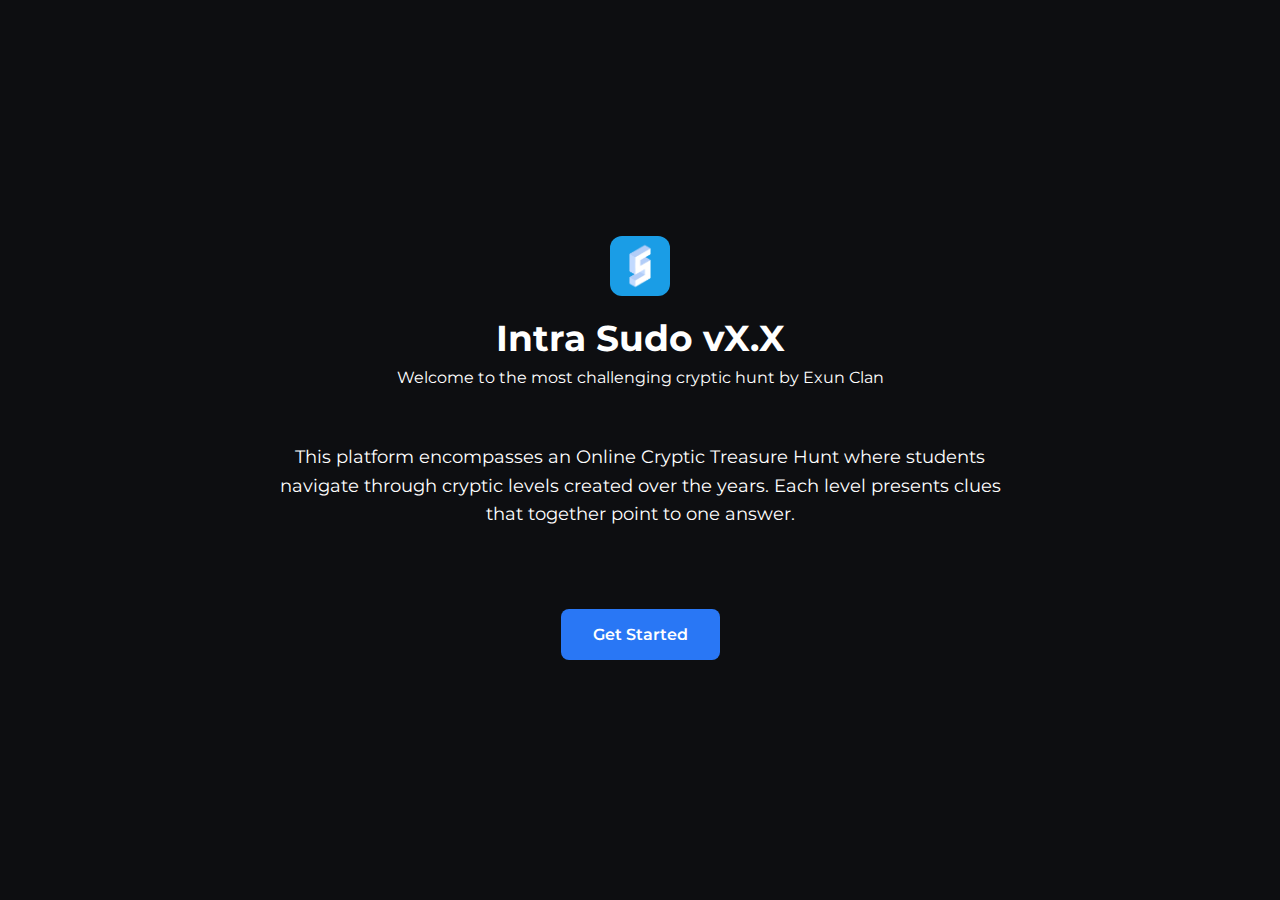
<file: frontend/landing.html>
<!DOCTYPE html>
<html lang="en">
<head>
    <meta charset="UTF-8">
    <meta name="viewport" content="width=device-width, initial-scale=1">
    <meta name="theme-color" content="#0D0E11">
    <meta name="description" content="Website for Exun Intra Sudo 2025">
    <title>Intra Sudo 2025</title>
    <link rel="stylesheet" href="styles.css">
    <link rel="icon" href="assets/favicon.ico" type="image/x-icon">
</head>
<body>
    <div class="page-container">
        <main class="main-content-pages">
            <div class="content-card">
                <div class="card-header">
                    <img src="assets/logo-blue.png" alt="Sudocrypt Logo" class="auth-logo">
                    <h1 class="card-title">Intra Sudo vX.X</h1>
                    <p class="auth-subtitle">Welcome to the most challenging cryptic hunt by Exun Clan</p>
                </div>
                
                <div class="card-content">
                    <div class="landing-description">
                        <p class="landing-text">This platform encompasses an Online Cryptic Treasure Hunt where students navigate through cryptic levels created over the years. Each level presents clues that together point to one answer.</p>
                    </div>
                    
                    <div class="landing-actions">
                        <a href="/home" class="landing-button">Get Started</a>
                    </div>
                </div>
            </div>
        </main>
    </div>
    
    <script src="js/landing.js"></script>
</body>
</html>
</file>
<file: frontend/styles.css>
/* Import all CSS modules */
@import url('css/base.css');
@import url('css/navigation.css');
@import url('css/forms.css');
@import url('css/components.css');
@import url('css/chat.css');
@import url('css/admin.css');

/* Additional utility classes and responsive design */
@media (max-width: 768px) {
    .navbar {
        padding: 0 1rem;
        flex-direction: column;
        height: auto;
        padding: 1rem;
    }
    
    .nav-left,
    .nav-center,
    .nav-right {
        flex: none;
    }
    
    .nav-center {
        gap: 1rem;
        margin: 1rem 0;
    }
    
    .main-container {
        top: 100px;
        height: calc(100vh - 100px);
    }
    
    .page-container {
        padding-top: 100px;
    }
    
    .level-heading {
        font-size: 2rem;
    }
    
    .answer-input {
        width: 300px;
        padding: 0.875rem 1.25rem;
        font-size: 0.875rem;
    }
    
    .chat-logo {
        width: 50px;
        height: 50px;
    }
}
</file>
